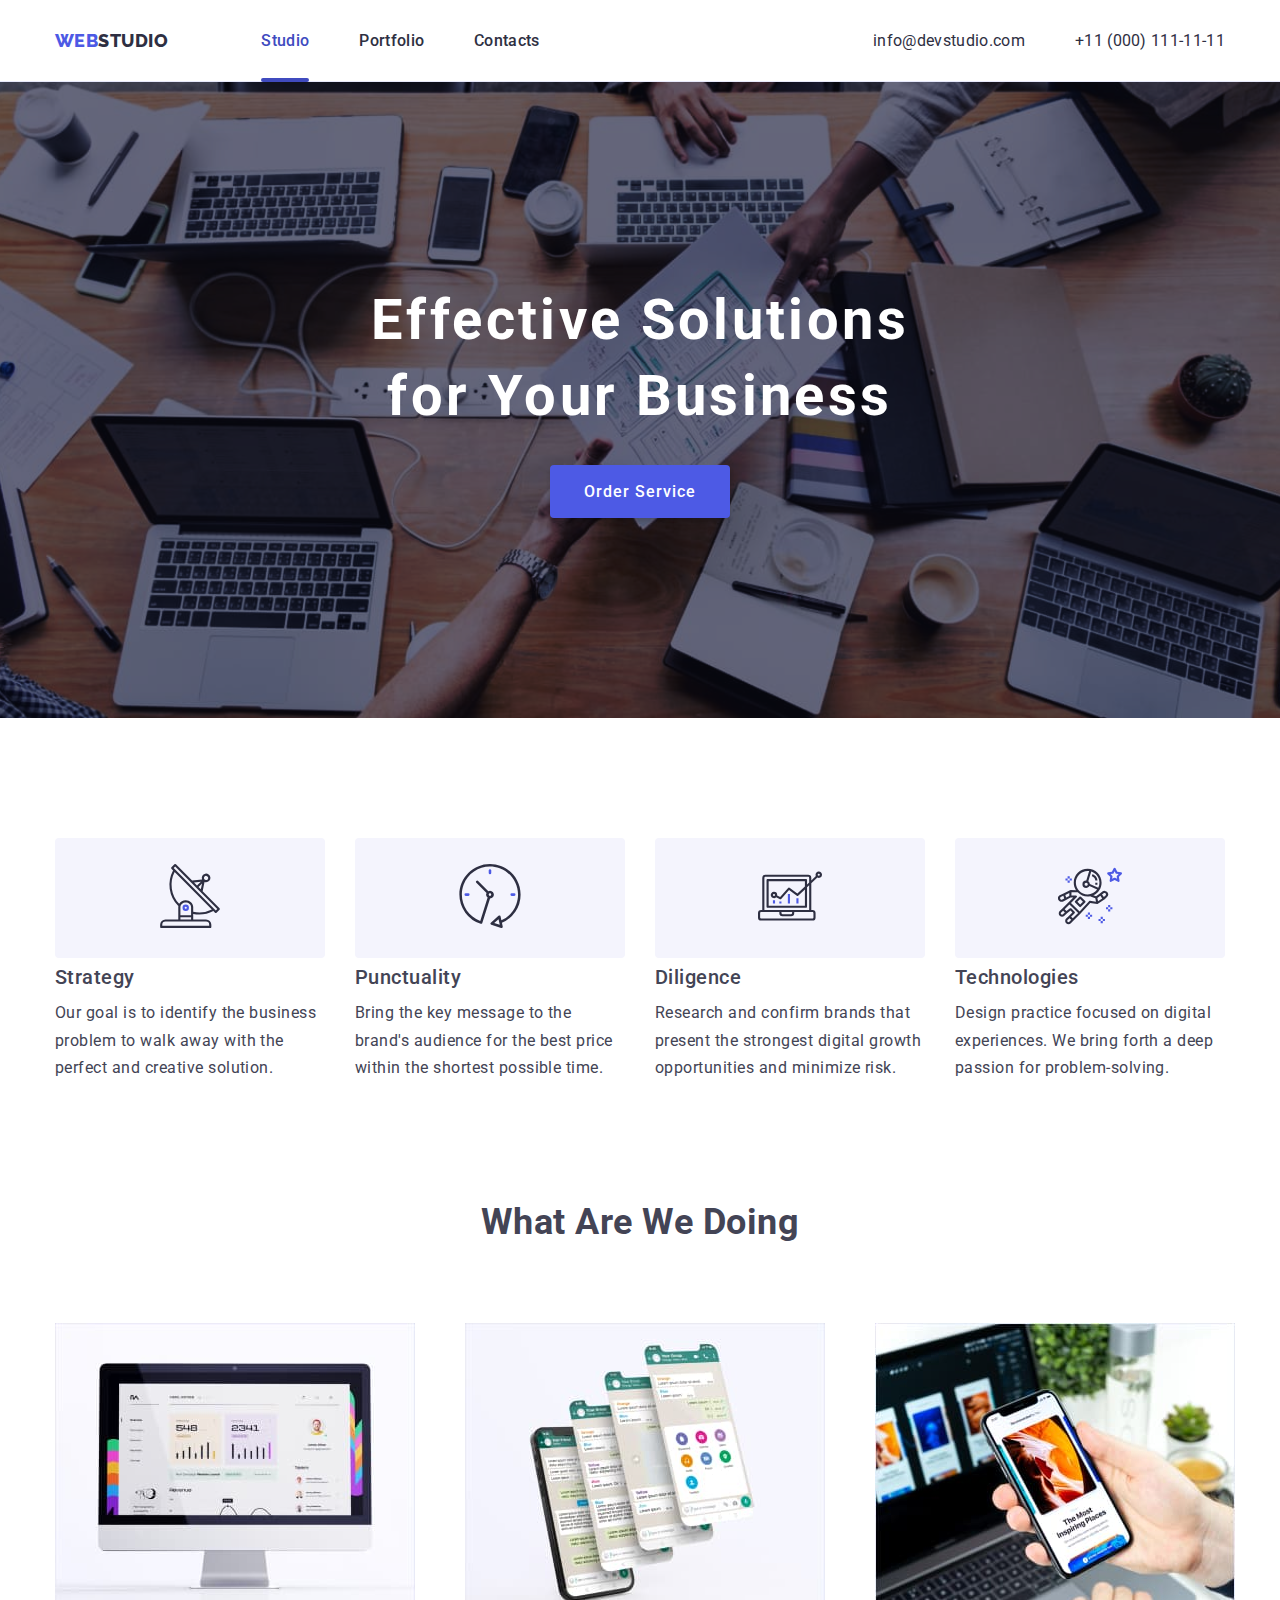
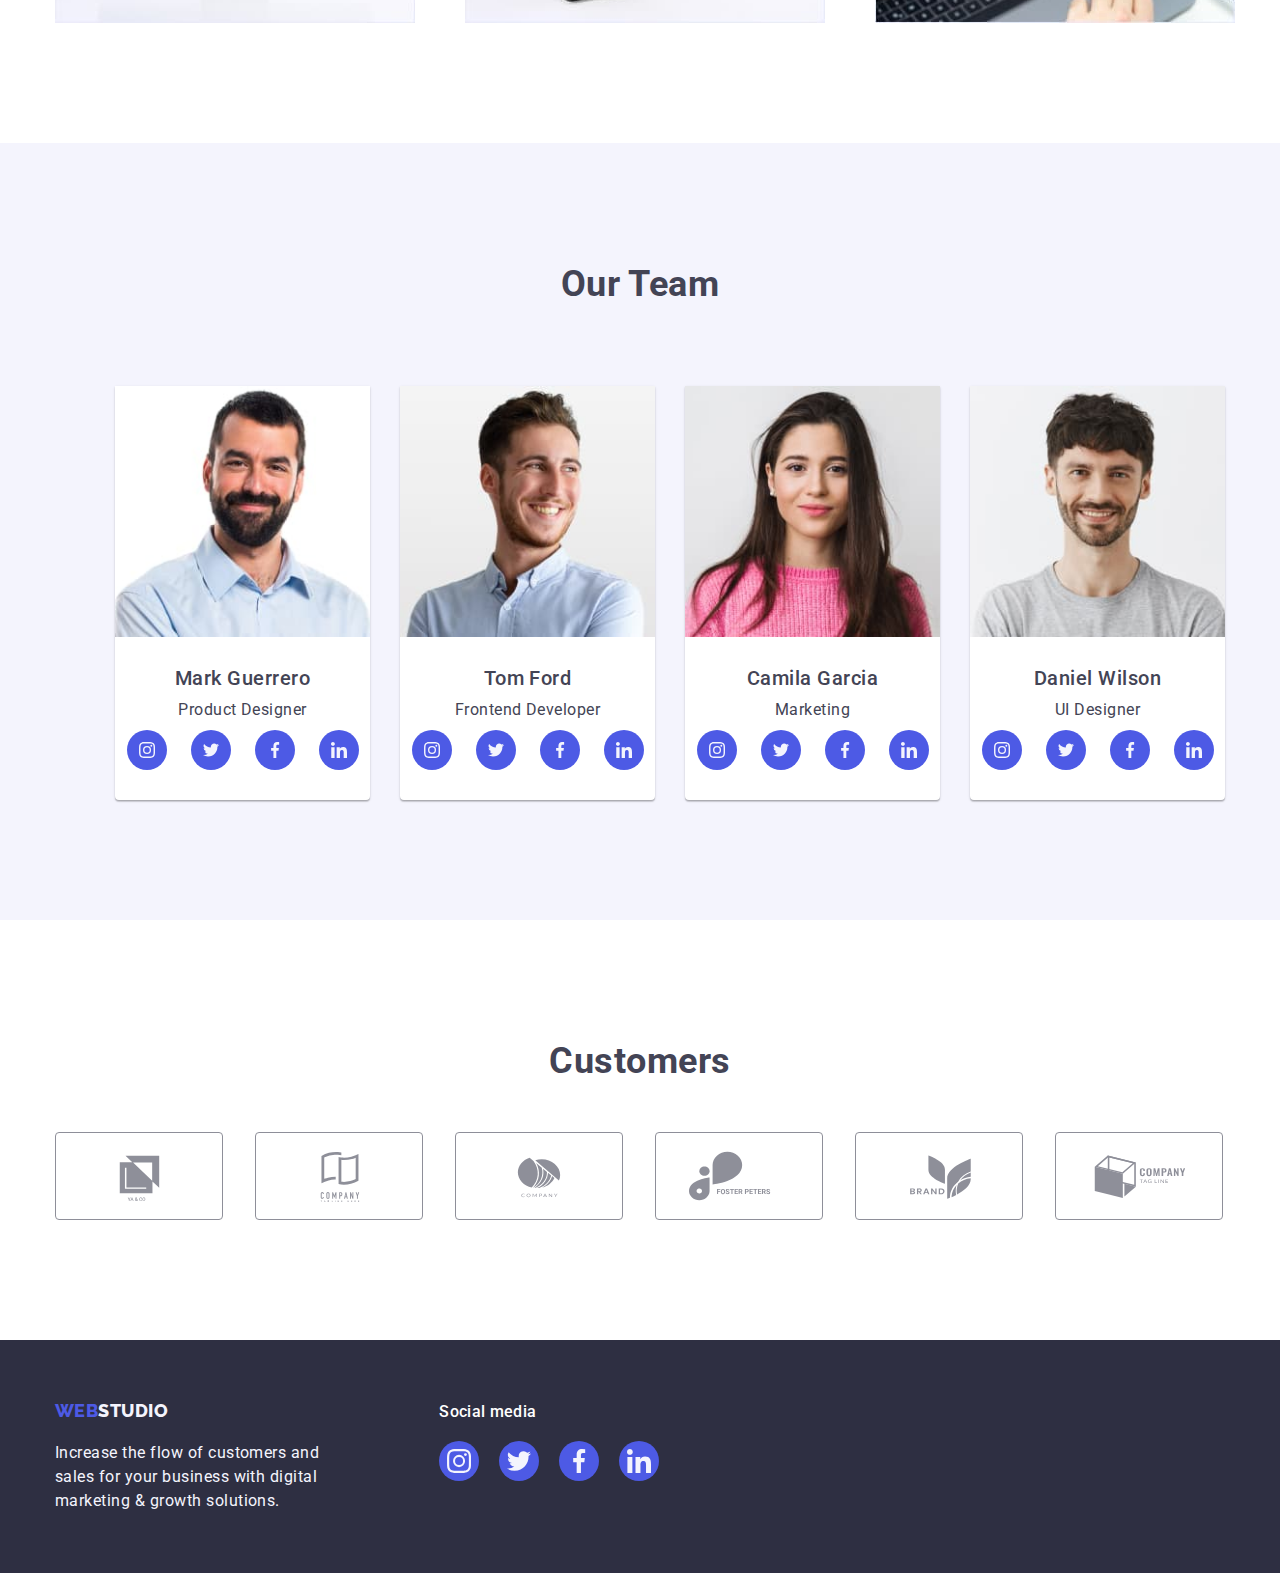
<file: index.html>
<!DOCTYPE html>
<html lang="en">
  <head>
    <meta charset="UTF-8" />
    <meta name="viewport" content="width=device-width, initial-scale=1.0" />
    <title>Studio</title>
    <link rel="preconnect" href="https://fonts.googleapis.com " />
    <link rel="preconnect" href="https://fonts.gstatic.com " crossorigin />
    <link
      rel="stylesheet"
      href="https://cdnjs.cloudflare.com/ajax/libs/modern-normalize/2.0.0/modern-normalize.min.css"
    />
    <link rel="stylesheet" href="./css/styles.css" />
    <link
      href="https://fonts.googleapis.com/css2?family=Raleway:wght@800&family=Roboto:wght@400;500;700;900&display=swap"
      rel="stylesheet"
    />
  </head>

  <body>
    <!-- HEADER -->

    <header class="page-header">
      <div class="container menu">
        <nav class="navigation">
          <a class="logo-link" href="#"
            ><span class="logo">WEB</span><span class="studio">STUDIO</span></a
          >
          <ul class="nav-menu list">
            <li class="item">
              <a class="page current link" href="./index.html">Studio</a>
            </li>
            <li class="item">
              <a class="page link" href="./portfolio.html">Portfolio</a>
            </li>
            <li class="item">
              <a class="page link" href="#">Contacts</a>
            </li>
          </ul>
        </nav>
        <ul class="contacts-menu list">
          <li class="item">
            <a class="contact link" href="mailto:info@devstudio.com"
              >info@devstudio.com</a
            >
          </li>
          <li class="item">
            <a class="contact link" href="tel:+110001111111"
              >+11 (000) 111-11-11</a
            >
          </li>
        </ul>
      </div>
    </header>

    <!-- MAIN -->

    <main>
      <!-- Secton 1 -->

      <section class="hero">
        <div class="container">
          <h1 class="hero-title">
            Effective Solutions <br />for Your Business
          </h1>
          <button class="button primary" type="button" data-modal-open>
            Order Service
          </button>
        </div>
      </section>

      <!-- Section 2 -->
      <section class="section">
        <div class="container">
          <ul class="benefits list">
            <li class="item">
              <div class="icon">
                <a class="link" href="">
                  <svg class="antenna" width="64" height="64">
                    <use href="./images/icons.svg#antenna"></use>
                  </svg>
                </a>
              </div>
              <h3 class="title">Strategy</h3>
              <p class="description">
                Our goal is to identify the business <br />problem to walk away
                with the <br />
                perfect and creative solution.
              </p>
            </li>
            <li class="item">
              <div class="icon">
                <a class="link" href="">
                  <svg class="clock" width="64" height="64">
                    <use href="./images/icons.svg#clock"></use>
                  </svg>
                </a>
              </div>
              <h3 class="title">Punctuality</h3>
              <p class="description">
                Bring the key message to the <br />brand's audience for the best
                price <br />
                within the shortest possible time.
              </p>
            </li>
            <li class="item">
              <div class="icon">
                <a class="link" href="">
                  <svg class="diagram" width="64" height="64">
                    <use href="./images/icons.svg#diagram"></use>
                  </svg>
                </a>
              </div>
              <h3 class="title">Diligence</h3>
              <p class="description">
                Research and confirm brands that <br />present the strongest
                digital growth <br />opportunities and minimize risk.
              </p>
            </li>
            <li class="item">
              <div class="icon">
                <a class="link" href="">
                  <svg class="astronaut" width="64" height="64">
                    <use href="./images/icons.svg#astronaut"></use>
                  </svg>
                </a>
              </div>
              <h3 class="title">Technologies</h3>
              <p class="description">
                Design practice focused on digital <br />experiences. We bring
                forth a deep <br />passion for problem-solving.
              </p>
            </li>
          </ul>
        </div>
      </section>

      <!-- Section 3 -->

      <section class="section no-top-padding">
        <div class="container">
          <h2 class="section-title">What Are We Doing</h2>
          <ul class="what-we-do list">
            <li class="item">
              <img
                src="images/monitor.jpg"
                alt="Computer Monitor"
                width="360"
                height="300"
                class="image"
              />
            </li>
            <li class="item">
              <img
                src="images/cellphone-screens.jpg"
                alt="Multiple Cellphone Screens"
                width="360"
                height="300"
                class="image"
              />
            </li>
            <li class="item">
              <img
                src="images/cellphone.jpg"
                alt="Holding a Cellphone"
                width="360"
                height="300"
                class="image"
              />
            </li>
          </ul>
        </div>
      </section>

      <!-- Section 4 -->

      <section class="section bg-team">
        <div class="container">
          <h2 class="section-title">Our Team</h2>
          <ul class="team list">
            <li class="item">
              <img
                src="images/mark-guerrero.jpg"
                alt="Mark Guerrero"
                width="264"
                height="260"
                class="image"
              />
              <h3 class="name">Mark Guerrero</h3>
              <p class="position">Product Designer</p>
              <ul class="social-team list">
                <li class="icon-item">
                  <a
                    class="link"
                    href="https://instagram.com"
                    target="_blank"
                    rel="noopener noreferrer"
                    aria-label="Link to Instagram"
                  >
                    <svg class="icon" width="16" height="16">
                      <use href="./images/icons.svg#instagram"></use>
                    </svg>
                  </a>
                </li>
                <li class="icon-item">
                  <a
                    class="link"
                    href="https://twitter.com"
                    target="_blank"
                    rel="noopener noreferrer"
                    aria-label="Link to Twitter"
                  >
                    <svg class="icon" width="16" height="16">
                      <use href="./images/icons.svg#twitter"></use>
                    </svg>
                  </a>
                </li>
                <li class="icon-item">
                  <a
                    class="link"
                    href="https://facebook.com"
                    target="_blank"
                    rel="noopener noreferrer"
                    aria-label="Link to Facebook"
                  >
                    <svg class="icon" width="16" height="16">
                      <use href="./images/icons.svg#facebook"></use>
                    </svg>
                  </a>
                </li>
                <li class="icon-item">
                  <a
                    class="link"
                    href="https://linkedin.com"
                    target="_blank"
                    rel="noopener noreferrer"
                    aria-label="LinkedIn"
                  >
                    <svg class="icon" width="16" height="16">
                      <use href="./images/icons.svg#linkedin"></use>
                    </svg>
                  </a>
                </li>
              </ul>
            </li>
            <li class="item">
              <img
                src="images/tom-ford.jpg"
                alt="Tom Ford"
                width="264"
                height="260"
                class="image"
              />
              <h3 class="name">Tom Ford</h3>
              <p class="position">Frontend Developer</p>
              <ul class="social-team list">
                <li class="icon-item">
                  <a
                    class="link"
                    href="https://instagram.com"
                    target="_blank"
                    rel="noopener noreferrer"
                    aria-label="Link to Instagram"
                  >
                    <svg class="icon" width="16" height="16">
                      <use href="./images/icons.svg#instagram"></use>
                    </svg>
                  </a>
                </li>
                <li class="icon-item">
                  <a
                    class="link"
                    href="https://twitter.com"
                    target="_blank"
                    rel="noopener noreferrer"
                    aria-label="Link to Twitter"
                  >
                    <svg class="icon" width="16" height="16">
                      <use href="./images/icons.svg#twitter"></use>
                    </svg>
                  </a>
                </li>
                <li class="icon-item">
                  <a
                    class="link"
                    href="https://facebook.com"
                    target="_blank"
                    rel="noopener noreferrer"
                    aria-label="Link to Facebook"
                  >
                    <svg class="icon" width="16" height="16">
                      <use href="./images/icons.svg#facebook"></use>
                    </svg>
                  </a>
                </li>
                <li class="icon-item">
                  <a
                    class="link"
                    href="https://linkedin.com"
                    target="_blank"
                    rel="noopener noreferrer"
                    aria-label="Link to LinkedIn"
                  >
                    <svg class="icon" width="16" height="16">
                      <use href="./images/icons.svg#linkedin"></use>
                    </svg>
                  </a>
                </li>
              </ul>
            </li>
            <li class="item">
              <img
                src="images/camila-garcia.jpg"
                alt="Camila Garcia"
                width="264"
                height="260"
                class="image"
              />
              <h3 class="name">Camila Garcia</h3>
              <p class="position">Marketing</p>
              <ul class="social-team list">
                <li class="icon-item">
                  <a
                    class="link"
                    href="https://instagram.com"
                    target="_blank"
                    rel="noopener noreferrer"
                    aria-label="Link to Instagram"
                  >
                    <svg class="icon" width="16" height="16">
                      <use href="./images/icons.svg#instagram"></use>
                    </svg>
                  </a>
                </li>
                <li class="icon-item">
                  <a
                    class="link"
                    href="https://twitter.com"
                    target="_blank"
                    rel="noopener noreferrer"
                    aria-label="Link to Twitter"
                  >
                    <svg class="icon" width="16" height="16">
                      <use href="./images/icons.svg#twitter"></use>
                    </svg>
                  </a>
                </li>
                <li class="icon-item">
                  <a
                    class="link"
                    href="https://facebook.com"
                    target="_blank"
                    rel="noopener noreferrer"
                    aria-label="Link to Facebook"
                  >
                    <svg class="icon" width="16" height="16">
                      <use href="./images/icons.svg#facebook"></use>
                    </svg>
                  </a>
                </li>
                <li class="icon-item">
                  <a
                    class="link"
                    href="https://linkedin.com"
                    target="_blank"
                    rel="noopener noreferrer"
                    aria-label="Link to LinkedIN"
                  >
                    <svg class="icon" width="16" height="16">
                      <use href="./images/icons.svg#linkedin"></use>
                    </svg>
                  </a>
                </li>
              </ul>
            </li>
            <li class="item">
              <img
                src="images/daniel-wilson.jpg"
                alt="Daniel Wilson"
                width="264"
                height="260"
                class="image"
              />
              <h3 class="name">Daniel Wilson</h3>
              <p class="position">UI Designer</p>
              <ul class="social-team list">
                <li class="icon-item">
                  <a
                    class="link"
                    href="https://instagram.com"
                    target="_blank"
                    rel="noopener noreferrer"
                    aria-label="Link to Instagram"
                  >
                    <svg class="icon" width="16" height="16">
                      <use href="./images/icons.svg#instagram"></use>
                    </svg>
                  </a>
                </li>
                <li class="icon-item">
                  <a
                    class="link"
                    href="https://twitter.com"
                    target="_blank"
                    rel="noopener noreferrer"
                    aria-label="Link to Twitter"
                  >
                    <svg class="icon" width="16" height="16">
                      <use href="./images/icons.svg#twitter"></use>
                    </svg>
                  </a>
                </li>
                <li class="icon-item">
                  <a
                    class="link"
                    href="https://facebook.com"
                    target="_blank"
                    rel="noopener noreferrer"
                    aria-label="Link to Facebook"
                  >
                    <svg class="icon" width="16" height="16">
                      <use href="./images/icons.svg#facebook"></use>
                    </svg>
                  </a>
                </li>
                <li class="icon-item">
                  <a
                    class="link"
                    href="https://linkedin.com"
                    target="_blank"
                    rel="noopener noreferrer"
                    aria-label="Link to LinkedIN"
                  >
                    <svg class="icon" width="16" height="16">
                      <use href="./images/icons.svg#linkedin"></use>
                    </svg>
                  </a>
                </li>
              </ul>
            </li>
          </ul>
        </div>
      </section>

      <!-- Customers Section -->

      <section class="section">
        <div class="container">
          <h2 class="section-title">Customers</h2>
          <ul class="partners list">
            <li class="item">
              <a class="link" href="" aria-label="Client 1">
                <svg class="icon" width="104" height="56">
                  <use href="./images/icons.svg#client-1"></use>
                </svg>
              </a>
            </li>
            <li class="item">
              <a class="link" href="" aria-label="Client 2">
                <svg class="icon" width="104" height="56">
                  <use href="./images/icons.svg#client-2"></use>
                </svg>
              </a>
            </li>
            <li class="item">
              <a class="link" href="" aria-label="Client 3">
                <svg class="icon" width="104" height="56">
                  <use href="./images/icons.svg#client-3"></use>
                </svg>
              </a>
            </li>
            <li class="item">
              <a class="link" href="" aria-label="Client 4">
                <svg class="icon" width="104" height="56">
                  <use href="./images/icons.svg#client-4"></use>
                </svg>
              </a>
            </li>
            <li class="item">
              <a class="link" href="" aria-label="Client 5">
                <svg class="icon" width="104" height="56">
                  <use href="./images/icons.svg#client-5"></use>
                </svg>
              </a>
            </li>
            <li class="item">
              <a class="link" href="" aria-label="Client 6">
                <svg class="icon" width="104" height="56">
                  <use href="./images/icons.svg#client-6"></use>
                </svg>
              </a>
            </li>
          </ul>
        </div>
      </section>
    </main>

    <!-- FOOTER -->

    <footer class="page-footer">
      <div class="container">
        <div class="footer">
          <div class="footer-address">
            <a class="logo-link footer" href="#"
              ><span class="logo">WEB</span
              ><span class="studio-2">STUDIO</span></a
            >
            <p class="footer-description">
              Increase the flow of customers and <br />
              sales for your business with digital <br />
              marketing & growth solutions.
            </p>
          </div>
          <div class="footer-block">
            <b class="footer-heading">Social media</b>
            <ul class="social-footer list">
              <li class="icon-item">
                <a
                  class="link"
                  href="https://instagram.com"
                  target="_blank"
                  rel="noopener noreferrer"
                  aria-label="Link to Instagram"
                >
                  <svg class="icon" width="24" height="24">
                    <use href="./images/icons.svg#instagram"></use>
                  </svg>
                </a>
              </li>
              <li class="icon-item">
                <a
                  class="link"
                  href="https://twitter.com"
                  target="_blank"
                  rel="noopener noreferrer"
                  aria-label="Link to Twitter"
                >
                  <svg class="icon" width="24" height="24">
                    <use href="./images/icons.svg#twitter"></use>
                  </svg>
                </a>
              </li>
              <li class="icon-item">
                <a
                  class="link"
                  href="https://facebook.com"
                  target="_blank"
                  rel="noopener noreferrer"
                  aria-label="Link to Facebook"
                >
                  <svg class="icon" width="24" height="24">
                    <use href="./images/icons.svg#facebook"></use>
                  </svg>
                </a>
              </li>
              <li class="icon-item">
                <a
                  class="link"
                  href="https://linkedin.com"
                  target="_blank"
                  rel="noopener noreferrer"
                  aria-label="Link to LinkedIn"
                >
                  <svg class="icon" width="24" height="24">
                    <use href="./images/icons.svg#linkedin"></use>
                  </svg>
                </a>
              </li>
            </ul>
          </div>
        </div>
      </div>
    </footer>

    <!-- Order Service Modal -->

    <div class="backdrop is-hidden" data-modal>
      <div class="modal">
        <button type="button" class="modal-close" data-modal-close>
          <svg class="modal-icon" width="8" height="8">
            <use href="./images/icons.svg#close"></use>
          </svg>
        </button>
      </div>
    </div>
    <script src="./js/modal.js"></script>
  </body>
</html>
</file>
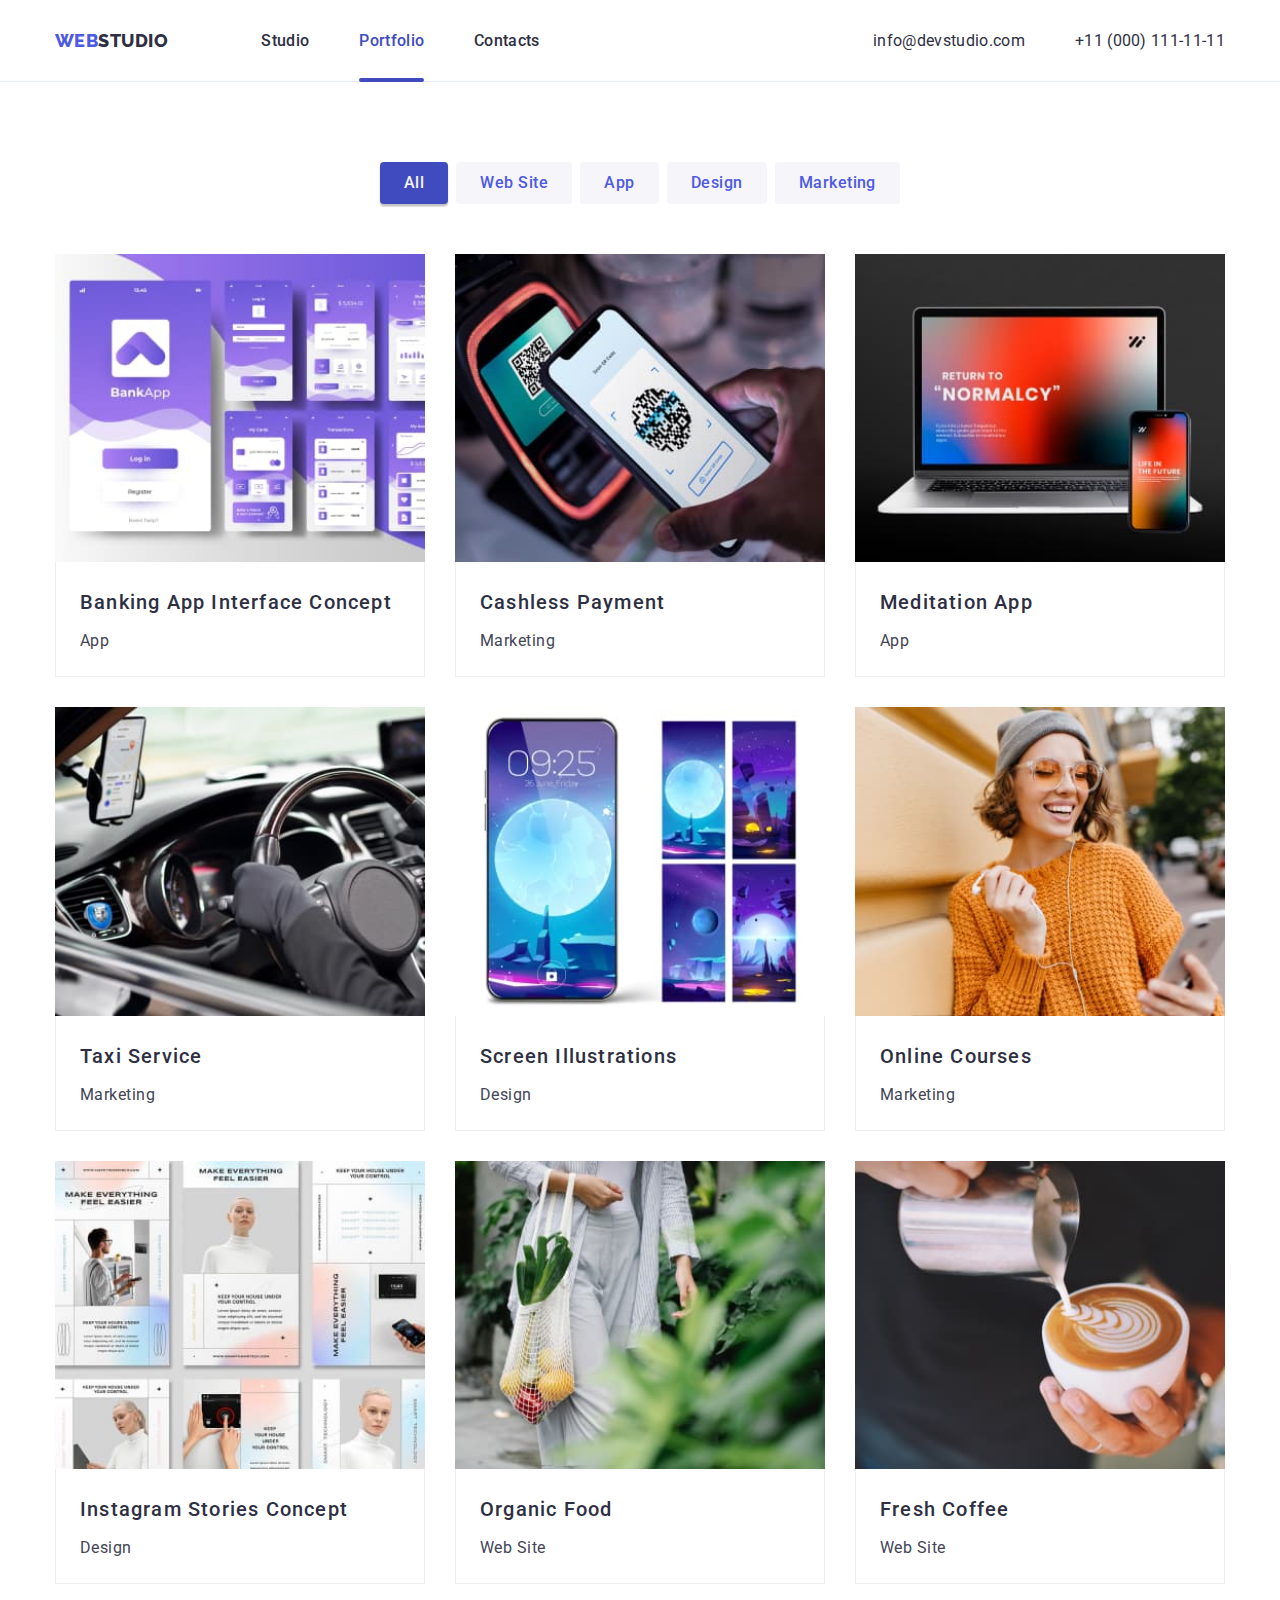
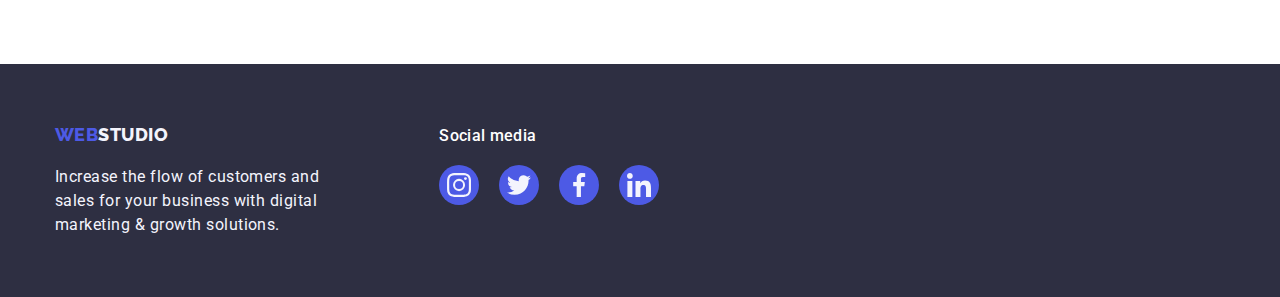
<file: portfolio.html>
<!DOCTYPE html>
<html lang="en">
  <head>
    <meta charset="UTF-8" />
    <meta name="viewport" content="width=device-width, initial-scale=1.0" />
    <title>Portfolio</title>
    <link rel="preconnect" href="https://fonts.googleapis.com " />
    <link rel="preconnect" href="https://fonts.gstatic.com " crossorigin />
    <link
      rel="stylesheet"
      href="https://cdnjs.cloudflare.com/ajax/libs/modern-normalize/2.0.0/modern-normalize.min.css"
    />
    <link rel="stylesheet" href="./css/styles.css" />
    <link
      href="https://fonts.googleapis.com/css2?family=Raleway:wght@800&family=Roboto:wght@400;500;700;900&display=swap"
      rel="stylesheet"
    />
  </head>
  <body>
    <!-- HEADER -->

    <header class="page-header">
      <div class="container menu">
        <nav class="navigation">
          <a class="logo-link" href="#"
            ><span class="logo">WEB</span><span class="studio">STUDIO</span></a
          >
          <ul class="nav-menu list">
            <li class="item">
              <a class="page link" href="./index.html">Studio</a>
            </li>
            <li class="item">
              <a class="page current link" href="./portfolio.html">Portfolio</a>
            </li>
            <li class="item">
              <a class="page link" href="#">Contacts</a>
            </li>
          </ul>
        </nav>
        <ul class="contacts-menu list">
          <li class="item">
            <a class="contact link" href="mailto:info@devstudio.com"
              >info@devstudio.com</a
            >
          </li>
          <li class="item">
            <a class="contact link" href="tel:+110001111111"
              >+11 (000) 111-11-11</a
            >
          </li>
        </ul>
      </div>
    </header>

    <!-- MAIN -->
    <main>
      <!-- Section 1 -->
      <section class="secton">
        <div class="container">
          <ul class="filters list">
            <li class="space">
              <button class="button filter current" type="button">All</button>
            </li>
            <li class="space">
              <button class="button filter" type="button">Web Site</button>
            </li>
            <li class="space">
              <button class="button filter" type="button">App</button>
            </li>
            <li class="space">
              <button class="button filter" type="button">Design</button>
            </li>
            <li class="space">
              <button class="button filter" type="button">Marketing</button>
            </li>
          </ul>
          <!-- Section 2 -->
          <ul class="projects list">
            <li class="project-card">
              <a href="" class="project link">
                <div class="project-image">
                  <img
                    src="images/hw2-banking-app.jpg"
                    alt="Banking App Interface"
                    width="370"
                    height="300"
                    class="image"
                  />
                  <div class="overlay">
                    <p class="project-text">
                      14 Stylish and User-Friendly App Design Concepts · Task
                      Manager App · Calorie Tracker App · Exotic Fruit Ecommerce
                      App · Cloud Storage App
                    </p>
                  </div>
                </div>
                <div class="substrate">
                  <h2 class="name">Banking App Interface Concept</h2>
                  <p class="type">App</p>
                </div>
              </a>
            </li>
            <li class="project-card">
              <a href="" class="project link">
                <div class="project-image">
                  <img
                    src="images/hw2-cashless.jpg"
                    alt="Cellphone with QR Codes"
                    width="370"
                    height="300"
                    class="image"
                  />
                  <div class="overlay">
                    <p class="project-text">
                      14 Stylish and User-Friendly App Design Concepts · Task
                      Manager App · Calorie Tracker App · Exotic Fruit Ecommerce
                      App · Cloud Storage App
                    </p>
                  </div>
                </div>
                <div class="substrate">
                  <h2 class="name">Cashless Payment</h2>
                  <p class="type">Marketing</p>
                </div>
              </a>
            </li>
            <li class="project-card">
              <a href="" class="project link">
                <div class="project-image">
                  <img
                    src="images/hw2-meditation.jpg"
                    alt="Laptop and cellphone"
                    width="370"
                    height="300"
                    class="image"
                  />
                  <div class="overlay">
                    <p class="project-text">
                      14 Stylish and User-Friendly App Design Concepts · Task
                      Manager App · Calorie Tracker App · Exotic Fruit Ecommerce
                      App · Cloud Storage App
                    </p>
                  </div>
                </div>
                <div class="substrate">
                  <h2 class="name">Meditation App</h2>
                  <p class="type">App</p>
                </div>
              </a>
            </li>
            <li class="project-card">
              <a href="" class="project link">
                <div class="project-image">
                  <img
                    src="images/hw2-taxi.jpg"
                    alt="Drive Wheel"
                    width="370"
                    height="300"
                    class="image"
                  />
                  <div class="overlay">
                    <p class="project-text">
                      14 Stylish and User-Friendly App Design Concepts · Task
                      Manager App · Calorie Tracker App · Exotic Fruit Ecommerce
                      App · Cloud Storage App
                    </p>
                  </div>
                </div>
                <div class="substrate">
                  <h2 class="name">Taxi Service</h2>
                  <p class="type">Marketing</p>
                </div>
              </a>
            </li>
            <li class="project-card">
              <a href="" class="project link">
                <div class="project-image">
                  <img
                    src="images/hw2-screen-illustrations.jpg"
                    alt="Cellphone Screen Illustrations"
                    width="370"
                    height="300"
                    class="image"
                  />
                  <div class="overlay">
                    <p class="project-text">
                      14 Stylish and User-Friendly App Design Concepts · Task
                      Manager App · Calorie Tracker App · Exotic Fruit Ecommerce
                      App · Cloud Storage App
                    </p>
                  </div>
                </div>
                <div class="substrate">
                  <h2 class="name">Screen Illustrations</h2>
                  <p class="type">Design</p>
                </div>
              </a>
            </li>
            <li class="project-card">
              <a href="" class="project link">
                <div class="project-image">
                  <img
                    src="images/hw2-online-courses.jpg"
                    alt="A girl wearing orange T-shrit"
                    width="370"
                    height="300"
                    class="image"
                  />
                  <div class="overlay">
                    <p class="project-text">
                      14 Stylish and User-Friendly App Design Concepts · Task
                      Manager App · Calorie Tracker App · Exotic Fruit Ecommerce
                      App · Cloud Storage App
                    </p>
                  </div>
                </div>
                <div class="substrate">
                  <h2 class="name">Online Courses</h2>
                  <p class="type">Marketing</p>
                </div>
              </a>
            </li>
            <li class="project-card">
              <a href="" class="project link">
                <div class="project-image">
                  <img
                    src="images/hw2-instagram-stories.jpg"
                    alt="Instagram stories"
                    width="370"
                    height="300"
                    class="image"
                  />
                  <div class="overlay">
                    <p class="project-text">
                      14 Stylish and User-Friendly App Design Concepts · Task
                      Manager App · Calorie Tracker App · Exotic Fruit Ecommerce
                      App · Cloud Storage App
                    </p>
                  </div>
                </div>
                <div class="substrate">
                  <h2 class="name">Instagram Stories Concept</h2>
                  <p class="type">Design</p>
                </div>
              </a>
            </li>
            <li class="project-card">
              <a href="" class="project link">
                <div class="project-image">
                  <img
                    src="images/hw2-organic-foods.jpg"
                    alt="Lady carrying a bag of foods"
                    width="370"
                    height="300"
                    class="image"
                  />
                  <div class="overlay">
                    <p class="project-text">
                      14 Stylish and User-Friendly App Design Concepts · Task
                      Manager App · Calorie Tracker App · Exotic Fruit Ecommerce
                      App · Cloud Storage App
                    </p>
                  </div>
                </div>
                <div class="substrate">
                  <h2 class="name">Organic Food</h2>
                  <p class="type">Web Site</p>
                </div>
              </a>
            </li>
            <li class="project-card">
              <a href="" class="project link">
                <div class="project-image">
                  <img
                    src="images/hw2-fresh-coffee.jpg"
                    alt="Coffee Art"
                    width="370"
                    height="300"
                    class="image"
                  />
                  <div class="overlay">
                    <p class="project-text">
                      14 Stylish and User-Friendly App Design Concepts · Task
                      Manager App · Calorie Tracker App · Exotic Fruit Ecommerce
                      App · Cloud Storage App
                    </p>
                  </div>
                </div>
                <div class="substrate">
                  <h2 class="name">Fresh Coffee</h2>
                  <p class="type">Web Site</p>
                </div>
              </a>
            </li>
          </ul>
        </div>
      </section>
    </main>

    <!-- Footer -->

    <footer class="page-footer">
      <div class="container">
        <div class="footer">
          <div class="footer-address">
            <a class="logo-link footer" href="#"
              ><span class="logo">WEB</span
              ><span class="studio-2">STUDIO</span></a
            >
            <p class="footer-description">
              Increase the flow of customers and <br />
              sales for your business with digital <br />
              marketing & growth solutions.
            </p>
          </div>
          <div class="footer-block">
            <b class="footer-heading">Social media</b>
            <ul class="social-footer list">
              <li class="icon-item">
                <a
                  class="link"
                  href="https://instagram.com"
                  target="_blank"
                  rel="noopener noreferrer"
                  aria-label="Link to Instagram"
                >
                  <svg class="icon" width="24" height="24">
                    <use href="./images/icons.svg#instagram"></use>
                  </svg>
                </a>
              </li>
              <li class="icon-item">
                <a
                  class="link"
                  href="https://twitter.com"
                  target="_blank"
                  rel="noopener noreferrer"
                  aria-label="Link to Twitter"
                >
                  <svg class="icon" width="24" height="24">
                    <use href="./images/icons.svg#twitter"></use>
                  </svg>
                </a>
              </li>
              <li class="icon-item">
                <a
                  class="link"
                  href="https://facebook.com"
                  target="_blank"
                  rel="noopener noreferrer"
                  aria-label="Link to Facebook"
                >
                  <svg class="icon" width="24" height="24">
                    <use href="./images/icons.svg#facebook"></use>
                  </svg>
                </a>
              </li>
              <li class="icon-item">
                <a
                  class="link"
                  href="https://linkedin.com"
                  target="_blank"
                  rel="noopener noreferrer"
                  aria-label="Link to LinkedIn"
                >
                  <svg class="icon" width="24" height="24">
                    <use href="./images/icons.svg#linkedin"></use>
                  </svg>
                </a>
              </li>
            </ul>
          </div>
        </div>
      </div>
    </footer>
  </body>
</html>
</file>
<file: css/styles.css>
:root {
  --iris: #4d5ae5;
  --ocean: #404bbf;
  --navy-blue: #2e2f42;
  --green: #31d0aa;
  --slate: #434455;
  --light-slate: #8e8f99;
  --cornflower: #e7e9fc;
  --cloud: #f4f4fd;
  --navy-blue-modal: #2e2f42;
  --grey: #2e2f42;
  --white: #ffffff;
  --dairy: #fcfcfc;
}

/* CSS RESET */
p,
h1,
h2,
h3,
h4,
h5,
h6 {
  margin: 0;
}

html {
  box-sizing: border-box;
}

*,
*::before,
*::after {
  box-sizing: inherit;
}

img {
  display: block;
  max-width: 100%;
  height: auto;
}

.link {
  text-decoration: none;
  color: inherit;
}

/* END OF CSS RESET */

body {
  font-family: "Roboto", sans-serif;
  color: var(--slate);
  font-size: 16px;
  letter-spacing: 0.03em;
  background-color: white;
}

/* General Styles */

.container {
  width: 1200px;
  padding: 0 15px;
  margin: 0 auto;
}

.section {
  padding: 120px 0;
}

.section.no-top-padding {
  padding-top: 0px;
}

.list {
  list-style: none;
  margin: 0;
  padding: 0;
}

.menu,
.navigation,
.nav-menu,
.contacts-menu {
  display: flex;
  align-items: center;
}

.nav-menu .page,
.contacts-menu .contact {
  text-decoration: none;
  color: var(--navy-blue);
  font-weight: 500;
  font-size: 16px;
  line-height: 1.14;
  letter-spacing: 0.02em;
  display: block;
  padding-top: 32px;
  padding-bottom: 31px;
  transition: color 250ms cubic-bezier(0.4, 0, 0.2, 1);
}

.contacts-menu .contact {
  font-weight: 400;
}

.benefits {
  display: flex;
  flex-wrap: wrap;
  margin-left: -30px;
  margin-top: -30px;
}

.benefits .title {
  color: var(--navyblue);
  font-size: 20px;
  font-weight: 500;
  line-height: 1.14;
  margin-bottom: 10px;
}

.benefits .item {
  flex-basis: calc(100% / 4 - 30px);
  margin-left: 30px;
  margin-top: 30px;
}

.benefits .description {
  color: var(--slate);
  line-height: 1.71;
  font-size: 16px;
  font-weight: 400;
}

.section-title {
  color: var(--navyblue);
  text-align: center;
  font-size: 36px;
  font-weight: 700;
  line-height: 1.17;
  margin-bottom: 50px;
}

.bg-team {
  background-color: var(--cloud);
}

.team .name,
.team .position {
  color: var(--navyblue);
  line-height: 1.19;
  text-align: center;
}

.team .name {
  font-size: 20px;
  font-weight: 500;
  margin-bottom: 10px;
  margin-top: 30px;
}

.team .position {
  color: var(--slate);
  font-size: 16px;
  font-weight: 400;
  margin-bottom: 10px;
}

/* End of General Styles */

/* Studio */

/* Header */

.page-header {
  border-bottom: 1px solid var(--cornflower);
}

.nav-menu {
  margin-left: 93px;
}

.contacts-menu {
  margin-left: auto;
}

.logo-link {
  font-size: 0;
  text-decoration: none;
}

.logo-link > span {
  font-size: 18px;
}

.logo,
.studio,
.studio-2 {
  display: inline-block;
  color: var(--iris);
  font-family: "Raleway", sans-serif;
  font-weight: 800;
  line-height: 1.2;
}

.studio {
  color: var(--navyblue, #2e2f42);
}

.nav-menu .page:hover,
.nav-menu .page:focus,
.nav-menu .page.current,
.contacts-menu .contact:hover,
.contacts-menu .contact:focus {
  color: var(--iris);
}

.nav-menu .page.current {
  position: relative;
  color: var(--ocean);
}

.nav-menu .page.current::after {
  content: "";
  position: absolute;
  left: 0;
  bottom: -1px;
  width: 100%;
  height: 4px;
  border-radius: 2px;
  border: 2px solid var(--ocean);
  background-color: var(--ocean);
}

.nav-menu .item:not(:last-child),
.contacts-menu .item:not(:last-child) {
  margin-right: 50px;
}

.nav-menu .item {
  font-size: 16px;
}

.hero {
  padding: 200px 0;
  text-align: center;
  margin: 0 auto;
  background: var(--navy-blue);
  background-image: url(../images/hero-bg.jpg),
    linear-gradient(rgba(25, 28, 38, 0.2), rgba(25, 28, 38, 0.2));
  background-repeat: no-repeat;
  background-position: center;
  background-size: cover;
  background-blend-mode: soft-light;
}

/* Section 1 */

.hero-title {
  color: var(--white);
  text-align: center;
  font-size: 56px;
  font-weight: 700;
  line-height: 1.36;
  letter-spacing: 0.06em;
  margin-bottom: 30px;
}

.button {
  border-color: transparent;
  font-family: inherit;
  letter-spacing: 0.03em;
  border-radius: 4px;
  font-size: 16px;
  cursor: pointer;
}

.button.primary {
  color: white;
  background: var(--iris);
  font-weight: 500;
  line-height: 1.87;
  letter-spacing: 0.06em;
  padding: 10px 32px;
  box-shadow: 0px 4px 4px 0px rgba(0, 0, 0, 0.15);
  transition: background 250ms cubic-bezier(0.4, 0, 0.2, 1);
}

.button.primary:hover,
.button.primary:focus {
  background: var(--ocean);
}

/* Advantages Section */
/* Section 2 */

.benefits .icon {
  height: 120px;
  border-radius: 4px;
  padding: 24px 100px;
  margin-bottom: 8px;
  border-radius: 4px;
  background-color: var(--cloud);

  display: flex;
  justify-content: center;
  align-items: center;

  color: var(--navy-blue);
}

.antenna,
.clock,
.diagram,
.astronaut {
  fill: currentColor;
}

/* Section 3 */

.what-we-do {
  display: flex;
  flex-wrap: wrap;
  margin-right: -30px;
  margin-left: -30px;
}

.what-we-do .item {
  width: calc(100% / 3 - 30px);
  margin-left: 30px;
  margin-top: 30px;
}

/* Section 4 */

.team {
  display: flex;
  flex-wrap: wrap;
  margin-top: 30px;
  margin-left: 30px;
}

.team .item {
  padding-bottom: 30px;
  margin-left: 30px;
  margin-top: 30px;
  background-color: white;
  flex-basis: calc(100% / 4 - 30px);
  border-radius: 0px 0px 4px 4px;
  box-shadow: 0px 1px 3px rgba(0, 0, 0, 0.12), 0px 1px 1px rgba(0, 0, 0, 0.14),
    0px 2px 1px rgba(0, 0, 0, 0.12);
}

.social-team {
  display: flex;
  justify-content: center;
  gap: 24px;
}

.icon-item .link {
  width: 40px;
  height: 40px;
  border-radius: 50%;

  display: flex;
  align-items: center;
  justify-content: center;

  color: var(--cloud);
  background-color: var(--iris);
  transition: background-color 250ms cubic-bezier(0.4, 0, 0.2, 1);
}

.icon-item .link:hover,
.icon-item .link:focus {
  background-color: var(--green);
}

.icon-item .link:active {
  background-color: var(--green);
}

.social-team .icon {
  fill: currentColor;
}

/* Customers Section */

.partners {
  display: flex;
  flex-wrap: wrap;
  margin-top: -30px;
  margin-left: -30px;
}

.partners .item {
  width: calc(100% / 6 - 30px);
  margin-top: 30px;
  margin-left: 30px;
}

.partners .link {
  width: 168px;
  height: 88px;
  border: 1px solid var(--light-slate);
  border-radius: 4px;
  display: inline-flex;
  justify-content: center;
  align-items: center;
  color: var(--light-slate);
  transition: border-color 250ms cubic-bezier(0.4, 0, 0.2, 1),
    color 250ms cubic-bezier(0.4, 0, 0.2, 1);
}

.partners .icon {
  width: 100px;
  height: 60px;
  fill: currentColor;
}

.partners .link:hover,
.partners .link:focus {
  border-color: var(--ocean);
  color: var(--ocean);
}

.partners .link:active {
  border-color: var(--green);
  color: var(--green);
}

/* Footer */

.page-footer {
  padding: 60px 0;
  background: var(--navy-blue);
}

.page-footer .studio-2 {
  color: var(--cloud);
}

.footer-description {
  color: var(--cloud);
  margin-top: 17.5px;
  font-size: 16px;
  font-weight: 400;
  line-height: 1.5;
}

.logo-link.footer {
  margin-bottom: 20px;
}

.footer-heading {
  color: var(--white);
  font-size: 16px;
  font-weight: 500;
  line-height: 1.5;
  letter-spacing: 0.02rem;
  margin-bottom: 20px;
}

.social-footer {
  display: flex;
  justify-content: flex-start;
  gap: 20px;
}

.icon-item .icon {
  fill: currentColor;
}

.footer {
  display: flex;
  flex-wrap: wrap;
}

.footer-address {
  margin-right: 120px;
}

.social-footer .icon-item {
  margin-top: 17.5px;
}

/* Portfolio */

/* Buttons */

.filters {
  display: flex;
  justify-content: center;
  margin-bottom: 50px;
  margin-top: 80px;
}

.filters .space + .space {
  margin-left: 8px;
}

.button.filter {
  color: var(--iris);
  background-color: #f5f5fa;
  font-weight: 500;
  line-height: 1.62;
  padding: 6px 22px;
  transition: background 250ms cubic-bezier(0.4, 0, 0.2, 1),
    color 250ms cubic-bezier(0.4, 0, 0.2, 1),
    box-shadow 250ms cubic-bezier(0.4, 0, 0.2, 1);
}

.button.filter:hover,
.button.filter:focus,
.button.filter.current {
  background: var(--ocean);
  color: var(--cloud);
  box-shadow: 0px 3px 1px rgba(0, 0, 0, 0.1), 0px 1px 2px rgba(0, 0, 0, 0.08),
    0px 2px 2px rgba(0, 0, 0, 0.12);
}

.projects {
  display: flex;
  flex-wrap: wrap;
  margin-left: -30px;
  margin-top: -30px;
  margin-bottom: 80px;
}

.substrate {
  background-color: white;
  padding: 20px 24px;
  border: 1px solid #eeeeee;
  border-top: 0;
}

.project .name {
  color: var(--navy-blue);
  font-size: 20px;
  font-weight: 500;
  line-height: 2;
  letter-spacing: 0.06em;
  margin-bottom: 4px;
}

.project .type {
  color: var(--slate);
  font-weight: 400;
  font-size: 16px;
  line-height: 1.87;
}

.project-card {
  flex-basis: calc(100% / 3 - 30px);
  margin-left: 30px;
  margin-top: 30px;
  transition: box-shadow 250ms cubic-bezier(0.4, 0, 0.2, 1);
}

.project-card:hover,
.project-card:focus {
  box-shadow: 0px 3px 1px rgba(0, 0, 0, 0.1), 0px 1px 2px rgba(0, 0, 0, 0.08),
    0px 2px 2px rgba(0, 0, 0, 0.12);
}

.project-image {
  position: relative;
  overflow: hidden;
}

.overlay {
  position: absolute;
  top: 0;
  height: 100%;
  width: 100%;
  padding: 40px 32px;
  font-size: 16px;
  font-weight: 400;
  color: var(--cloud);
  background-color: var(--iris);
  line-height: 1.5;
  letter-spacing: 0.03em;
  transform: translateY(101%);
  transition: transform 250ms cubic-bezier(0.4, 0, 0.2, 1);
}

.project-card:hover .overlay {
  transform: translateY(0);
}

/* Order Service Modal */

.backdrop {
  position: fixed;
  top: 0;
  left: 0;
  width: 100%;
  height: 100%;
  background-color: rgba(0, 0, 0, 0.2);
  opacity: 1;
  transition: opacity 250ms cubic-bezier(0.4, 0, 0.2, 1);
}

.modal {
  position: absolute;
  top: 50%;
  left: 50%;
  min-width: 408px;
  min-height: 584px;
  background-color: var(--dairy);
  border-radius: 4px;

  transform: translate(-50%, -50%) scale(1);
  transition: transform 250ms cubic-bezier(0.4, 0, 0.2, 1);
}

.backdrop.is-hidden .modal {
  transform: translate(-50%, -50%) scale(0);
}

.modal-close {
  position: absolute;
  top: 8px;
  right: 8px;
  padding: 0;
  display: flex;
  justify-content: center;
  align-items: center;
  width: 30px;
  height: 30px;

  background-color: var(--cornflower);
  color: var(--navy-blue);
  border: 1px solid rgba(0, 0, 0, 0.1);
  border-radius: 15px;
  cursor: pointer;

  transition: color 250ms cubic-bezier(0.4, 0, 0.2, 1),
    background-color 250ms cubic-bezier(0.4, 0, 0.2, 1);
}

.modal-icon {
  fill: currentColor;
}

.modal-close:hover,
.modal-close:focus {
  background-color: var(--ocean);
  color: var(--white);
}

.is-hidden {
  visibility: none;
  opacity: 0;
  pointer-events: none;
}
</file>
